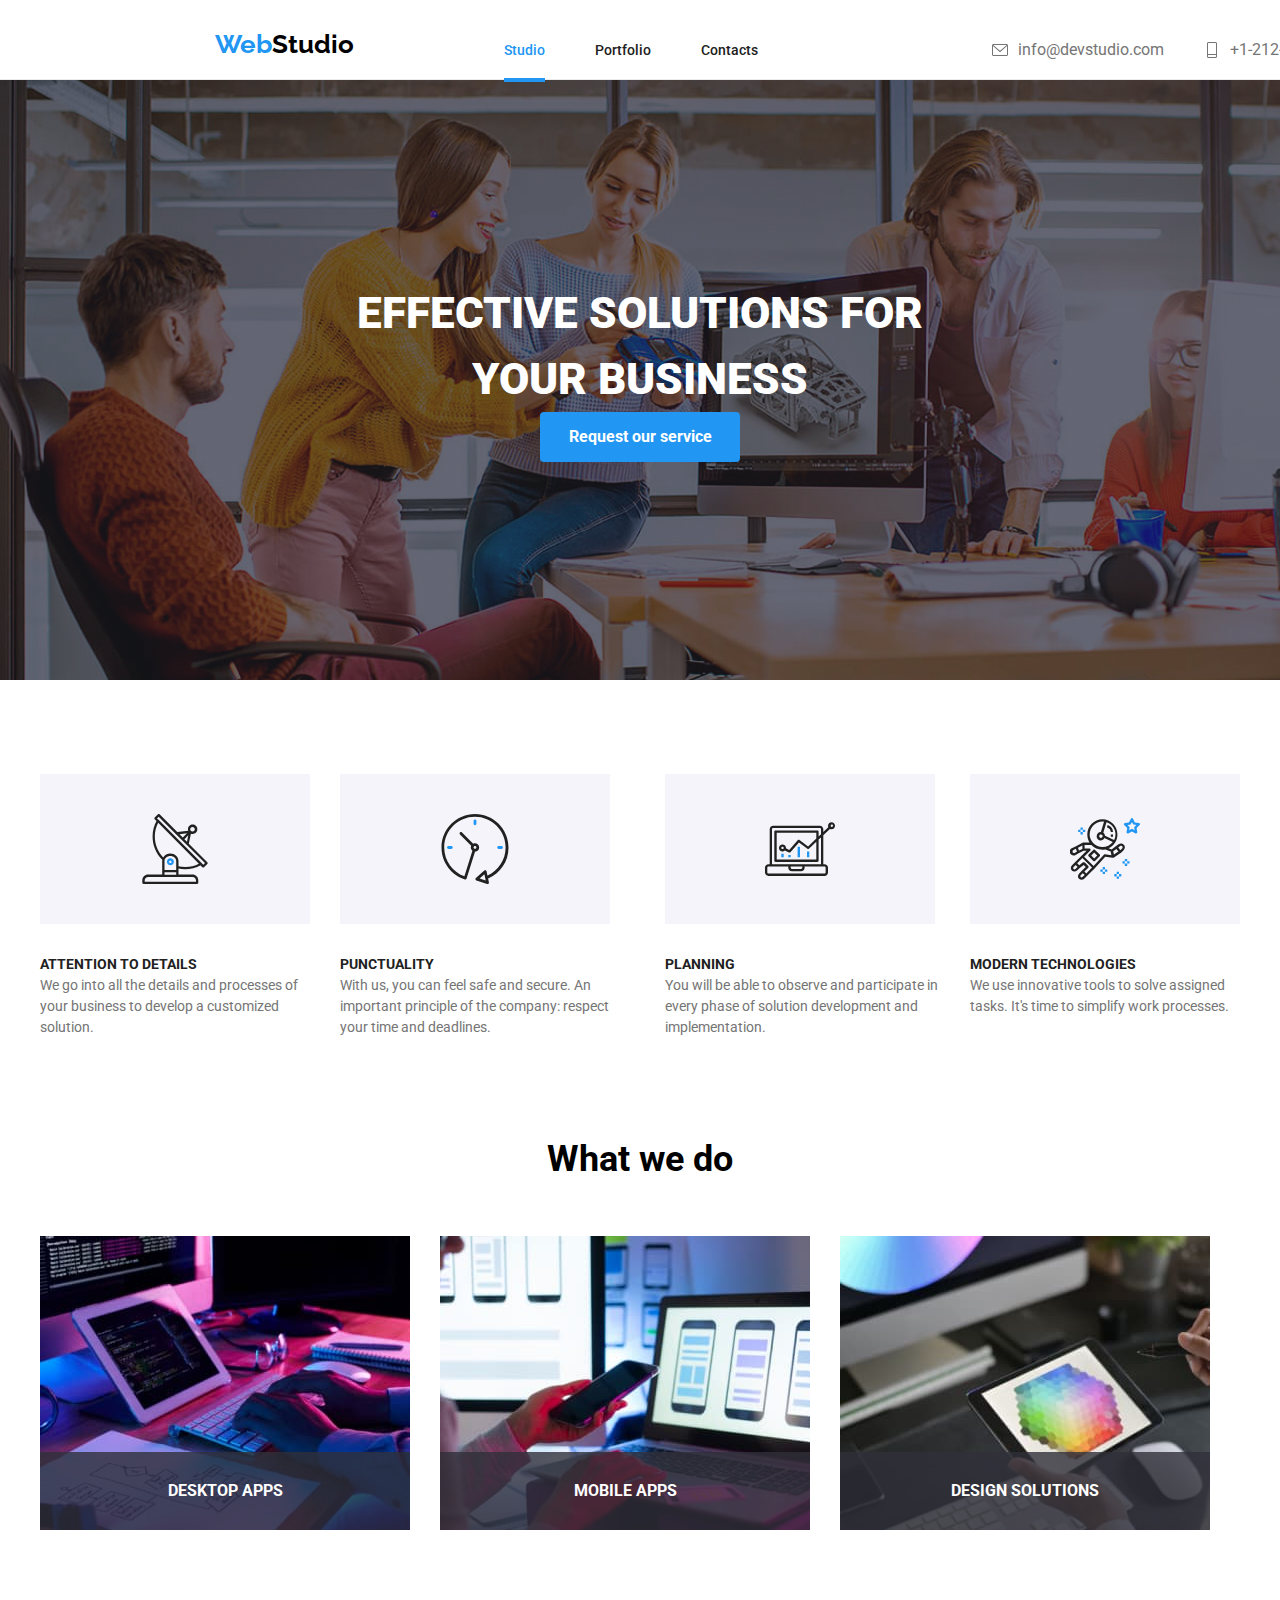
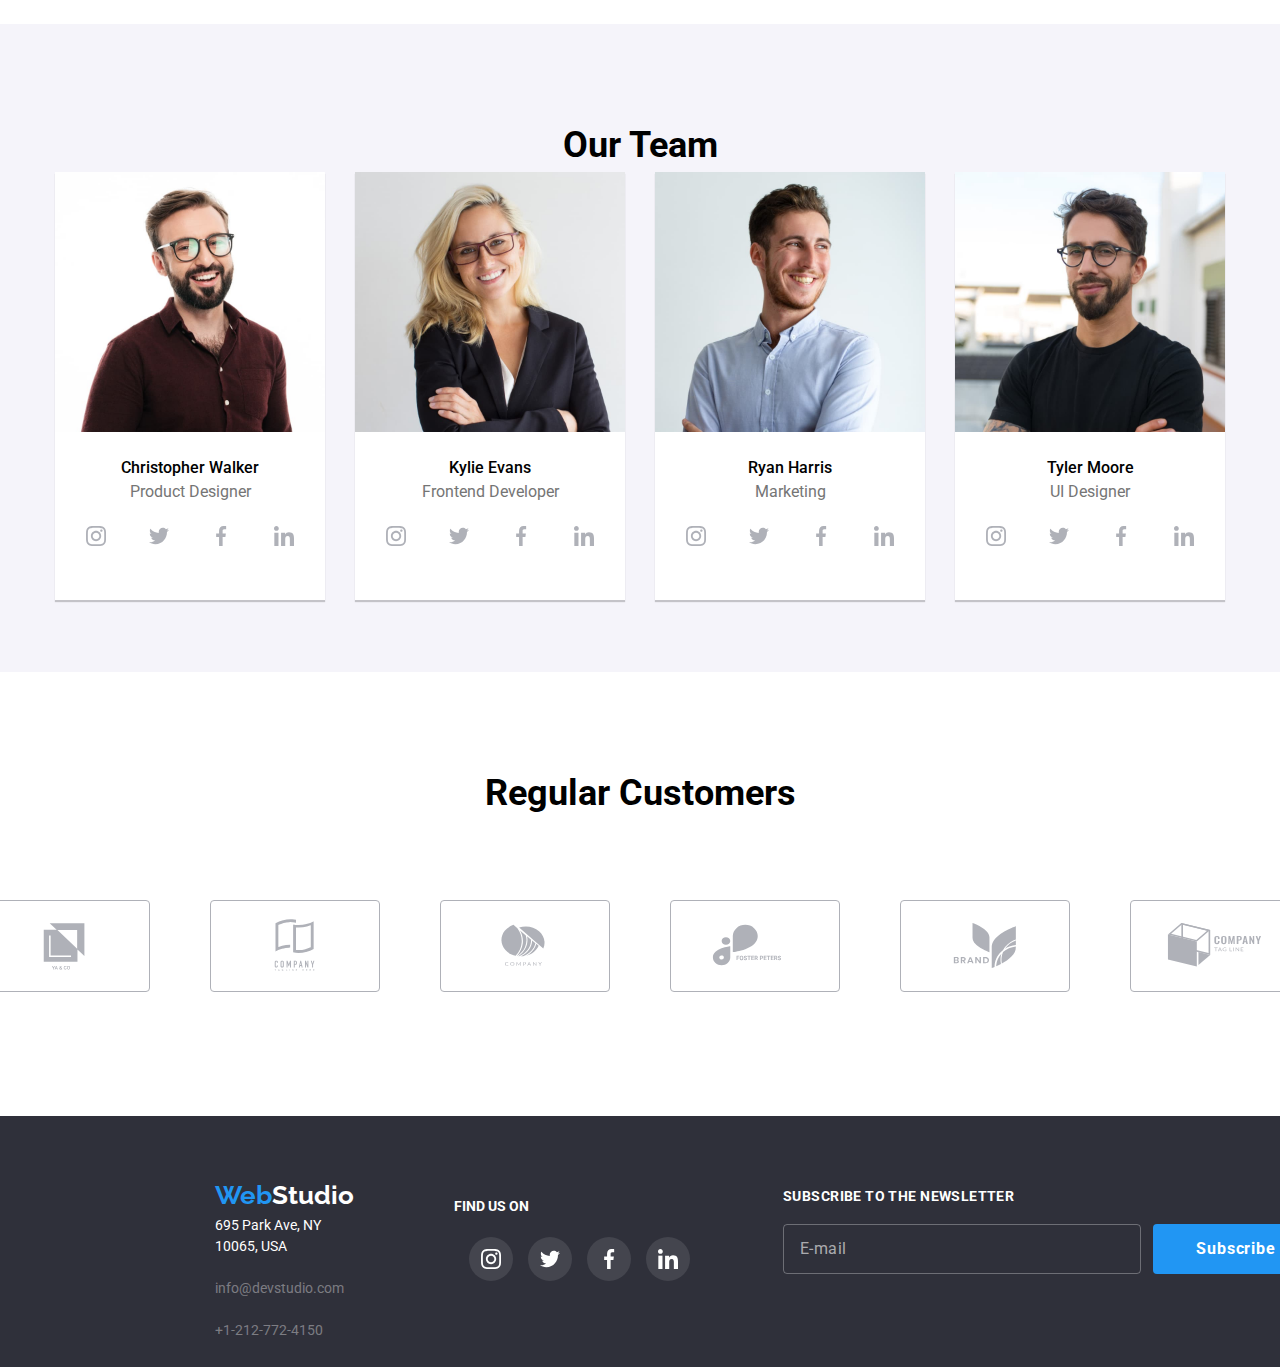
<file: index.html>
<!DOCTYPE html>
<html lang="en">
<head>
    <meta charset="UTF-8">
    <meta name="viewport" content="width=device-width, initial-scale=1.0">
    <title>WebStudio</title>
    <link rel="preconnect" href="https://fonts.googleapis.com">
    <link rel="preconnect" href="https://fonts.gstatic.com" crossorigin>
    <link href="https://fonts.googleapis.com/css2?family=Raleway:wght@700&family=Roboto:wght@400;500;700;900&display=swap" rel="stylesheet">
    <link rel="stylesheet" href="https://cdnjs.cloudflare.com/ajax/libs/modern-normalize/1.0.0/modern-normalize.min.css"/>
    <link rel="stylesheet" href="css/reset.css">
    <link rel="stylesheet" href="css/styles.css">
</head>
<body>
        <!-- Header section -->
    <header class="global-header">
        <a href="index.html" class="logo-header"><span class="logo-web">Web</span><span class="logo-studio">Studio</span></a>

    <div class="nav-container">
        <nav class="main-navigation">
        <ul>
            <li><a href="index.html" class="current-page">Studio</a></li>
            <li><a href="portfolio.html">Portfolio</a></li>
            <li><a href="#">Contacts</a></li>
        </ul>
        </nav>
    
     <div class="contact-container">
        <div class="contact-mail">
        <svg class="icon" width="16px" height="16px">
            <use href="./images/icons.svg#icon-mail"></use>
        </svg>
        <a href="mailto:info@devstudio.com">info@devstudio.com</a>
        </div>

        <div class="contact-telephone">
        <svg class="icon" width="16px" height="16px">
            <use href="./images/icons.svg#icon-telephone"></use>
        </svg>
        <a href="tel:+1-212-772-4150">+1-212-772-4150</a>
        </div>
        
     </div>
    </div>
    </header>

    <!-- Main section -->
    <main>
        <section>
            <div class="first-section">
                <h1>EFFECTIVE SOLUTIONS FOR <br>
                    YOUR BUSINESS</h1>
                    <div class="btn-horizontal">
                        <button type="button" data-modal-open>Request our service</button>
                    </div>
                
            </div>
        </section>

        <!-- What we do section -->
       <section>
        <div class="second-section">
           <ul class="center-container">
            
            <li>
                <div class="icons">
                    <svg width="70px">
                <use href="./images/icons.svg#icon-antenna"></use>
            </svg>

                </div>
                <h3>ATTENTION TO DETAILS</h3>
                <p>We go into all the details and processes of your business to develop a customized solution.</p>
            </li>

           
            <li>
                <div class="icons">
                    <svg width="70px">
                <use href="./images/icons.svg#icon-clock"></use>
            </svg>
                </div>
                <h3>PUNCTUALITY</h3>
                <p>With us, you can feel safe and secure. An important principle of the company: respect your time and deadlines.</p>
            </li>

          
            <li>
                <div class="icons">
                <svg width="70px">
                <use href="./images/icons.svg#icon-diagram"></use>
            </svg>
            </div>

                <h3>PLANNING</h3>
                <p>You will be able to observe and participate in every phase of solution development and implementation.</p>
            </li>

            
            <li>
                <div class="icons">
                <svg width="70px">
                <use href="./images/icons.svg#icon-astronaut"></use>
            </svg>
            </div>

                <h3>MODERN TECHNOLOGIES</h3>
                <p>We use innovative tools to solve assigned tasks. It's time to simplify work processes.</p>
            </li>
            </ul>
        </div>
        
        <div class="what-we-do-container">
            <h2>What we do</h2>
                <ul>
                    <li><div class="what-we-do-images">
                       
                            <img src="images/keyboard.jpg" alt="Typing on keyboard" width="370" height="294"> 
                            <h4 class="label">DESKTOP APPS</h4>

                        </div>
                        
                    </li>
                    <li><div class="what-we-do-images">

                            <img src="images/phone.jpg" alt="Looking at a phone" width="370" height="294">
                            <h4 class="label">MOBILE APPS</h4>
                        </div>

                    </li>
                    <li><div class="what-we-do-images">
                            <img src="images/tablet.jpg" alt="Looking at a tablet" width="370" height="294">
                            <h4 class="label">DESIGN SOLUTIONS</h4>
                        </div>

                    </li>
                </ul>
        </div>
        </section>

        <!-- Our team section -->
        <section>
        <div class="third-section">
            <h2>Our Team</h2>
            <ul>
                <li>
                <img src="images/teamcard1.jpg" alt="Team 1" width="270" height="260"><br>
                <h3>Christopher Walker</h3>
                <p>Product Designer</p>

                    <div class="third-section-svg">
                        <a href="" target="_blank"><svg width="20px" height="20px">
                            <use href="./images/icons.svg#icon-icon-instagram"></use>
                        </svg></a>
                                
                        <a href="" target="_blank"><svg width="20px" height="20px">
                            <use href="./images/icons.svg#icon-icon-twitter"></use>
                        </svg></a>

                        <a href="" target="_blank"><svg width="20px" height="20px">
                            <use href="./images/icons.svg#icon-icon-facebook"></use>
                        </svg></a>

                        <a href="" target="_blank"><svg width="20px" height="20px">
                            <use href="./images/icons.svg#icon-icon-linkedin"></use>
                        </svg></a>
                
                    </div>
                </li>

                
                <li>
                <img src="images/teamcard2.jpg" alt="Team 2" width="270" height="260"><br>
                <h3>Kylie Evans</h3>
                <p>Frontend Developer</p>
                    <div class="third-section-svg">
                        <a href="" target="_blank"><svg width="20px" height="20px">
                            <use href="./images/icons.svg#icon-icon-instagram"></use>
                        </svg></a>
                        <a href="" target="_blank"><svg width="20px" height="20px">
                            <use href="./images/icons.svg#icon-icon-twitter"></use>
                        </svg></a>
                        <a href="" target="_blank"><svg width="20px" height="20px">
                            <use href="./images/icons.svg#icon-icon-facebook"></use>
                        </svg></a>
                        <a href="" target="_blank"><svg width="20px" height="20px">
                            <use href="./images/icons.svg#icon-icon-linkedin"></use>
                        </svg></a>
                    </div>
                </li>

        
                <li>
                <img src="images/teamcard3.jpg" alt="Team 3" width="270" height="260"><br>
                <h3>Ryan Harris</h3>
                <p>Marketing</p>

                    <div class="third-section-svg">
                        <a href="" target="_blank"><svg width="20px" height="20px">
                            <use href="./images/icons.svg#icon-icon-instagram"></use>
                        </svg></a>
                        <a href="" target="_blank"><svg width="20px" height="20px">
                            <use href="./images/icons.svg#icon-icon-twitter"></use>
                        </svg></a>
                        <a href="" target="_blank"><svg width="20px" height="20px">
                            <use href="./images/icons.svg#icon-icon-facebook"></use>
                        </svg></a>
                        <a href="" target="_blank"><svg width="20px" height="20px">
                            <use href="./images/icons.svg#icon-icon-linkedin"></use>
                        </svg></a>
                    </div>
                </li>
            
        
                <li>
                <img src="images/teamcard4.jpg" alt="Team 4" width="270" height="260"><br>
                <h3>Tyler Moore</h3>
                <p>UI Designer</p>

                    <div class="third-section-svg">
                        <a href="" target="_blank"><svg width="20px" height="20px">
                            <use href="./images/icons.svg#icon-icon-instagram"></use>
                        </svg></a>
                        <a href="" target="_blank"><svg width="20px" height="20px">
                            <use href="./images/icons.svg#icon-icon-twitter"></use>
                        </svg></a>
                        <a href="" target="_blank"><svg width="20px" height="20px">
                            <use href="./images/icons.svg#icon-icon-facebook"></use>
                        </svg></a>
                        <a href="" target="_blank"><svg width="20px" height="20px">
                            <use href="./images/icons.svg#icon-icon-linkedin"></use>
                        </svg></a>
                    </div>
                </li>
            </ul>
        </div>
        </section>
        <!-- Regular Customers Section -->
        <div class="regular-customers">
            <h2>Regular Customers</h2>
            <ul>
                <li>
                    <div class="customers-border">
                    <svg height="60px" width="106px" class="icon">
                    <use href="./images/icons.svg#icon-iconcustomer"></use>
                </svg>
                    </div>
                </li>

                <li>
                    <div class="customers-border">
                    <svg height="60px" width="106px" class="icon">
                    <use href="./images/icons.svg#icon-icon2customer"></use>
                </svg>
                    </div>
                </li>

                <li>
                    <div class="customers-border">
                    <svg height="60px" width="106px" class="icon"> 
                    <use href="./images/icons.svg#icon-icon3customer"></use>
                </svg></div>
                </li>

                <li>
                    <div class="customers-border">
                    <svg height="60px" width="106px" class="icon">
                    <use href="./images/icons.svg#icon-icon4customer"></use>
                </svg>
                    </div>
                </li>
                
                <li>
                    <div class="customers-border">
                    <svg height="60px" width="106px" class="icon">
                    <use href="./images/icons.svg#icon-icon5customer"></use>
                </svg>
                    </div>
                </li>

                <li>
                    <div class="customers-border">
                    <svg height="60px" width="106px" class="icon">
                    <use href="./images/icons.svg#icon-icon6customer"></use>
                </svg>
                    </div>
                </li>


            </ul>
        </div>
    </main>
        <!-- Footer section -->
    <footer>
        <div class="footer-parent-container">
        <div class="footer-child-container">
            <div class="footer-logo">
            <a href="index.html"><span class="logo-web">Web</span><span class="logo-studio-footer">Studio</span></a>
            </div>
            <address class="footer-contact">
            <p>695 Park Ave, NY 10065, USA <br>
                <br>
            <a href="mailto:info@devstudio.com">info@devstudio.com</a><br>
            <br>
            <a href="tel:+1-212-772-4150">+1-212-772-4150</a>
            </p>
            </address>
        </div>    

        <div class="footer-child-container">
            <h4>FIND US ON</h4>
            <ul>
                <li>
                    <svg width="20px" height="20px">
                        <use href="./images/icons.svg#icon-instagram-footer"> </use>
                    </svg>
                </li>
                <li>
                    <svg width="20px" height="20px"> 
                        <use href="./images/icons.svg#icon-twitter-footer"> </use>
                    </svg>
                </li>
                <li>
                    <svg width="20px" height="20px">
                        <use href="./images/icons.svg#icon-facebook-footer"> </use>
                    </svg>
                </li>
                <li>
                    <svg width="20px" height="20px">
                        <use href="./images/icons.svg#icon-linkedin-footer"> </use>
                    </svg>
                </li>
            </ul>
      
        </div>
            <div class="newsletter">
            <h4>Subscribe to the newsletter</h4>
            <span class="footer-newsletter">
            <label for="email"></label>
            <input type="email" name="email" id="email" placeholder="E-mail" class="footer-input-placeholder">
            <button type="submit" class="newsletter-btn">Subscribe
            <svg width="24px" height="24px" class="send-svg"><use href="./images/icons.svg#icon-send"></use></svg>
            </button>
            </span>
            </div>
        </div>
    </footer>

    <!-- Request our service Modal -->
        <div class="modal is-hidden" data-modal>
            <div class="modal-content">
                
                <svg class="close-btn" data-modal-close>
                    <use href="./images/icons.svg#icon-form-close-btn"></use>
                </svg>
                <div class="form-title">Leave your information and we'll call you back</div>

                <form action="" method="get" autocomplete="off" class="contact-form">

                    <div class="form-section">
                        <label for="name" class="form-label">Name</label>
                        <div class="input-container">
                            <input type="text" id="name" required class="textfield">
                            <svg><use href="./images/icons.svg#icon-name-form"></use></svg>
                        </div>
                    

                    
                        <label for="tel" class="form-label">Telephone</label>
                        <div class="input-container">
                            <input type="tel" id="tel" required class="textfield">
                            <svg><use href="./images/icons.svg#icon-phone-form"></use></svg>
                        </div>
                    
                    
                    
                        <label for="email" class="form-label">E-mail</label>
                        <div class="input-container">
                            <input type="email" id="email" required pattern="[a-z0-9._%+\-]+@[a-z0-9.\-]+\.[a-z]{2,}$" class="textfield">
                            <svg><use href="./images/icons.svg#icon-mail-form"></use></svg>
                        </div>
                    

                        <div class="input-container">
                            <label for="comments" class="form-label">Comments</label>
                            <textarea name="comments" id="" cols="30" rows="10" placeholder="Enter the text"></textarea>
                        </div>
                    </div>
                    <div class="input-container terms-and-conditions-container">
                        <label class="terms-and-conditions-label" for="terms-and-conditions-check">
                        <input type="checkbox" name="terms-and-conditions-check" id="terms-and-conditions-check" value="Checked" class="terms-and-conditions-check">
                            
                            <!-- <svg class="icon-checkbox">
                                <use href="./images/icons.svg#icon-checkbox"></use>                              
                            </svg>
                             -->
                           
                            


                            <span>I agree with the letter and accept the 
                                <a href="#">Terms and Conditions</a>
                            </span>
                        </label>
                    
                    </div>
                        <div class="send-form-btn">
                        <input type="submit" value="Send" class="form-send-btn">
                        </div>
                </form>
            </div>
        </div>
    
    

        <script src="js/modal.js"></script>
</body>
</html>
</file>
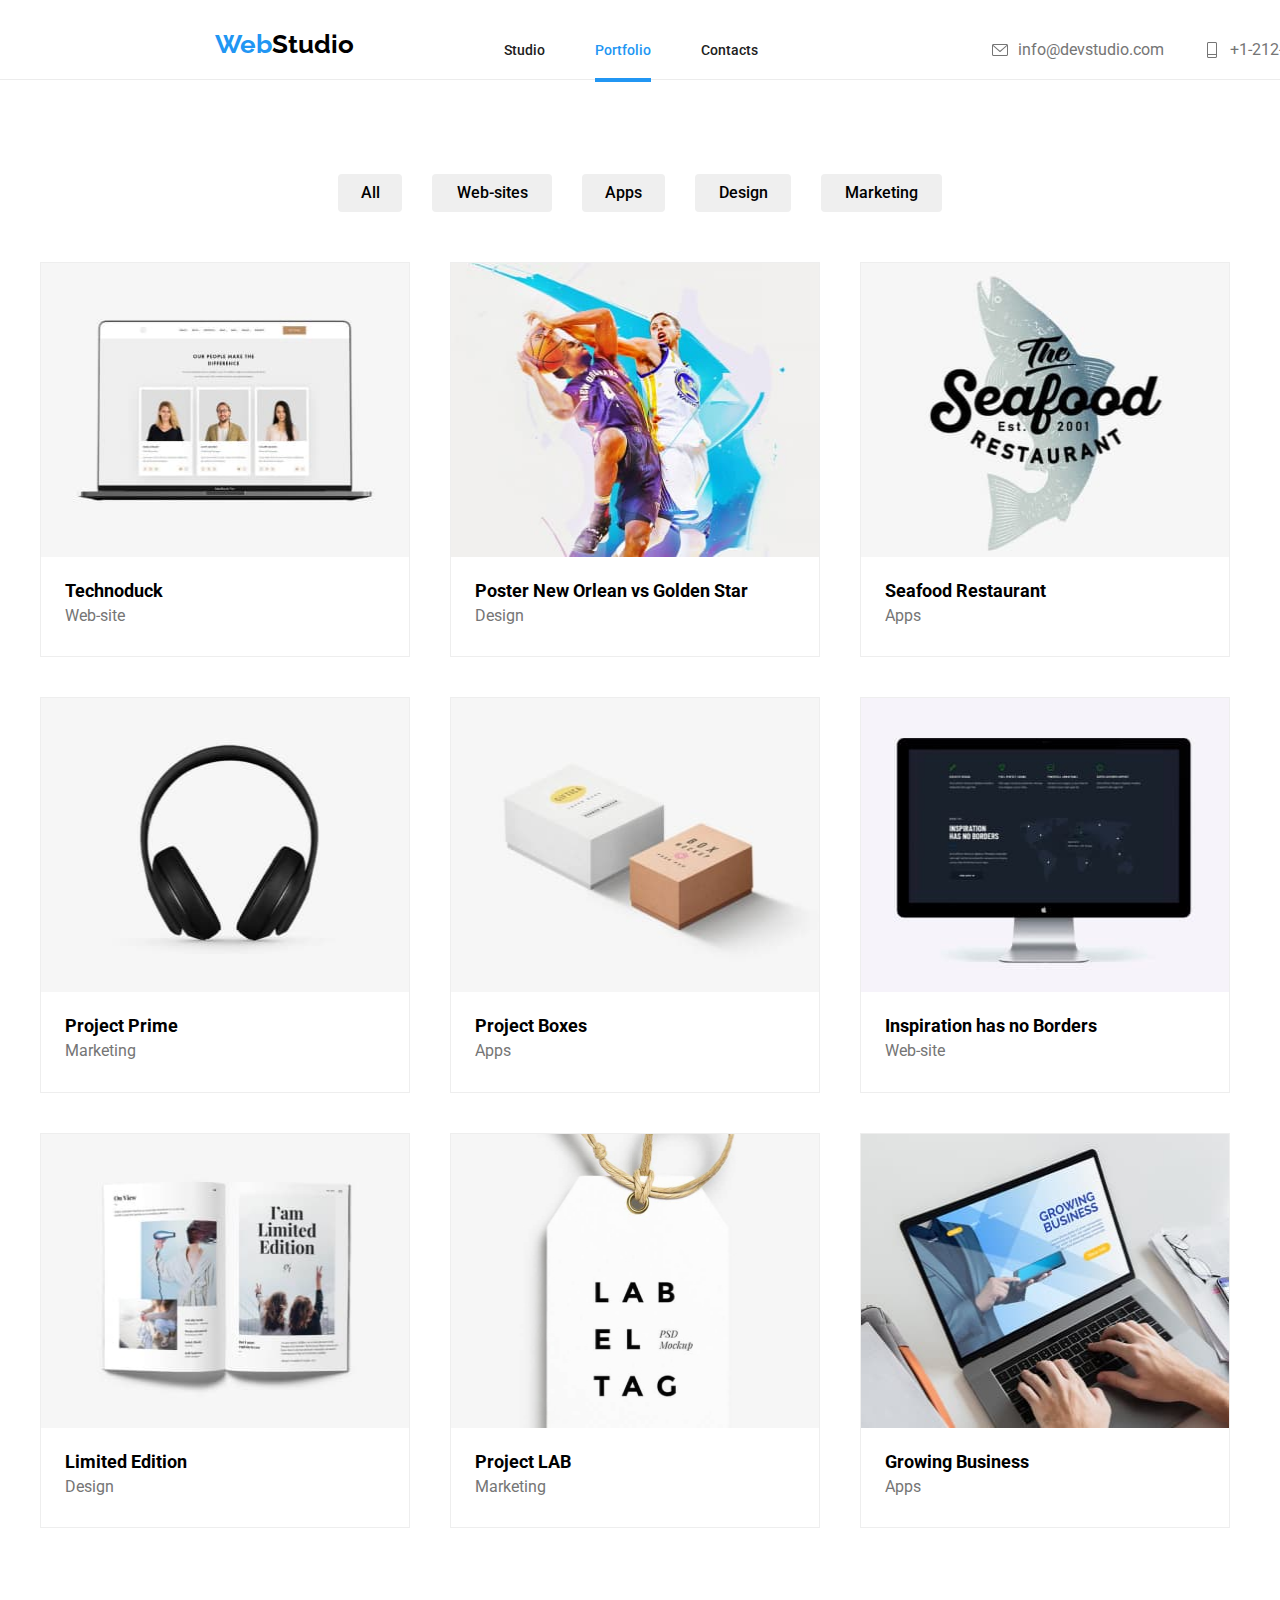
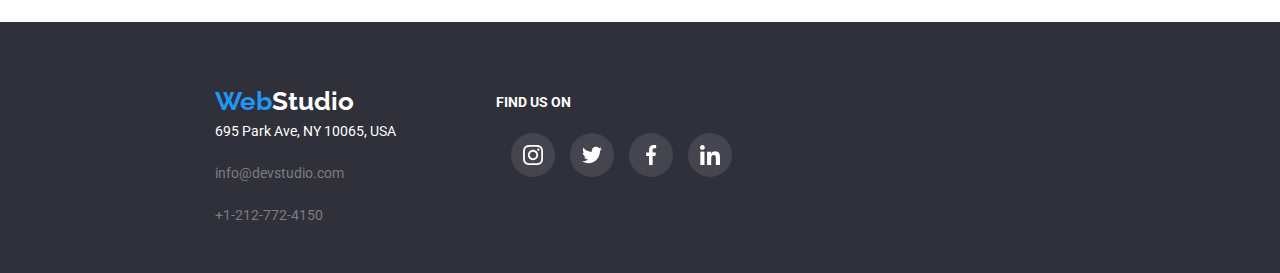
<file: portfolio.html>
<!DOCTYPE html>
<html lang="en">
<head>
    <meta charset="UTF-8">
    <meta name="viewport" content="width=device-width, initial-scale=1.0">
    <title>Portfolio</title>
    <link rel="preconnect" href="https://fonts.googleapis.com">
    <link rel="preconnect" href="https://fonts.gstatic.com" crossorigin>
    <link href="https://fonts.googleapis.com/css2?family=Raleway:wght@700&family=Roboto:wght@400;500;700;900&display=swap" rel="stylesheet">
    <link rel="stylesheet" href="https://cdnjs.cloudflare.com/ajax/libs/modern-normalize/1.0.0/modern-normalize.min.css"/>
    <link rel="stylesheet" href="css/reset.css">
    <link rel="stylesheet" href="css/styles.css">
</head>
<body>
    <!-- Header section -->

    <header class="global-header">
        <a href="index.html" class="logo-header"><span class="logo-web">Web</span><span class="logo-studio">Studio</span></a>

    <div class="nav-container">
        <nav class="main-navigation">
        <ul>
            <li><a href="index.html">Studio</a></li>
            <li><a href="portfolio.html" class="current-page">Portfolio</a></li>
            <li><a href="#">Contacts</a></li>
        </ul>
        </nav>
    
     <div class="contact-container">
        <div class="contact-mail">
        <svg class="icon" width="16px">
            <use href="./images/icons.svg#icon-mail"></use>
        </svg>
        <a href="mailto:info@devstudio.com">info@devstudio.com</a>
        </div>

        <div class="contact-telephone">
        <svg class="icon" width="16px">
            <use href="./images/icons.svg#icon-telephone"></use>
        </svg>
        <a href="tel:+1-212-772-4150">+1-212-772-4150</a>
        </div>
        
     </div>
    </div>
    </header>


    <!-- Main section -->
    <main>
        <section>
            <div class="button-filter">
                <ul>
                    <li class="all-btn"><button type="button">All</button></li>
                    <li class="web-btn"><button type="button">Web-sites</button></li>
                    <li class="apps-btn"><button type="button">Apps</button></li>
                    <li class="design-btn"><button type="button">Design</button></li>
                    <li class="marketing-btn"><button type="button">Marketing</button></li>
                </ul>
            </div>
            <div class="portfolio-images">
                <ul>
                    <li>
                     <div class="portfolio-images-box">
                            <div class="overlay">
                                <p class="overlay-text">Technoduck is a state-of-the-art coronavirus distribution platform. Companies use this platform for digital espionage and attacks on competitors' secure servers.</p>
                            </div>
                                <img src="images/laptop.jpg" alt="laptop image" width="370" height="294">
                    </div>
                                <h3 class="poster-title">Technoduck</h3>
                                <p class="poster-description">Web-site</p>
                                
                            
                            
                    

                    </li>
                    
                    <li>
                        <div class="portfolio-images-box">
                            <div class="overlay">
                                <p class="overlay-text">Lorem ipsum dolor sit, amet consectetur adipisicing elit. Nihil fugit quas, nisi hic illum distinctio laborum officiis architecto aut magnam praesentium omnis? Optio quas, ducimus deleniti ab laudantium distinctio? Qui.</p>
                            </div>
                                <img src="images/basketball.jpg" alt="basketball poster" width="370" height="294">
                        </div>
                                <h3 class="poster-title">Poster New Orlean vs Golden Star</h3>
                                <p class="poster-description">Design</p>
                    </li>


                    <li>
                        <div class="portfolio-images-box">
                            <div class="overlay">
                                <p class="overlay-text">Lorem ipsum dolor sit, amet consectetur adipisicing elit. Nihil fugit quas, nisi hic illum distinctio laborum officiis architecto aut magnam praesentium omnis? Optio quas, ducimus deleniti ab laudantium distinctio? Qui.</p>
                            </div>
                                <img src="images/seafoodrestaurant.jpg" alt="restaurant" width="370" height="294">
                        </div>
                                <h3 class="poster-title">Seafood Restaurant</h3>
                                <p class="poster-description">Apps</p>
                    </li>
            
                    <li>
                        <div class="portfolio-images-box">
                            <div class="overlay">
                                <p class="overlay-text">Lorem ipsum dolor sit, amet consectetur adipisicing elit. Nihil fugit quas, nisi hic illum distinctio laborum officiis architecto aut magnam praesentium omnis? Optio quas, ducimus deleniti ab laudantium distinctio? Qui.</p>
                            </div>
                                <img src="images/headset.jpg" alt="headset" width="370" height="294">
                        </div>
                                <h3 class="poster-title">Project Prime</h3>
                                <p class="poster-description">Marketing</p>
                    </li>

                    <li>
                        <div class="portfolio-images-box">
                             <div class="overlay">
                                <p class="overlay-text">Lorem ipsum dolor sit, amet consectetur adipisicing elit. Nihil fugit quas, nisi hic illum distinctio laborum officiis architecto aut magnam praesentium omnis? Optio quas, ducimus deleniti ab laudantium distinctio? Qui.</p>
                            </div>

                                <img src="images/boxes.jpg" alt="boxes" width="370" height="294">
                        </div>
                                <h3 class="poster-title">Project Boxes</h3>
                                <p class="poster-description">Apps</p>
                    </li>

                    <li>
                        <div class="portfolio-images-box">
                            <div class="overlay">
                                <p class="overlay-text">Lorem ipsum dolor sit, amet consectetur adipisicing elit. Nihil fugit quas, nisi hic illum distinctio laborum officiis architecto aut magnam praesentium omnis? Optio quas, ducimus deleniti ab laudantium distinctio? Qui.</p>
                            </div>
                        
                        
                                <img src="images/monitor.jpg" alt="monitor" width="370" height="294">
                        </div>
                                <h3 class="poster-title">Inspiration has no Borders </h3>
                                <p class="poster-description">Web-site</p>
                    </li>
            
                    <li>
                        <div class="portfolio-images-box">
                            <div class="overlay">
                                <p class="overlay-text">Lorem ipsum dolor sit, amet consectetur adipisicing elit. Nihil fugit quas, nisi hic illum distinctio laborum officiis architecto aut magnam praesentium omnis? Optio quas, ducimus deleniti ab laudantium distinctio? Qui.</p>
                            </div>
                        
                        
                                <img src="images/book.jpg" alt="book" width="370" height="294">
                        </div>
                                <h3 class="poster-title">Limited Edition</h3>
                                <p class="poster-description">Design</p>
                    </li>

                    <li>
                        <div class="portfolio-images-box">
                            <div class="overlay">
                                <p class="overlay-text">Lorem ipsum dolor sit, amet consectetur adipisicing elit. Nihil fugit quas, nisi hic illum distinctio laborum officiis architecto aut magnam praesentium omnis? Optio quas, ducimus deleniti ab laudantium distinctio? Qui.</p>
                            </div>
                        
                        
                                <img src="images/label.jpg" alt="label tag" width="370" height="294">
                        </div>
                                <h3 class="poster-title">Project LAB</h3>
                                <p class="poster-description">Marketing</p>
                    </li>

                    <li>
                        <div class="portfolio-images-box">
                            <div class="overlay">
                                <p class="overlay-text">Lorem ipsum dolor sit, amet consectetur adipisicing elit. Nihil fugit quas, nisi hic illum distinctio laborum officiis architecto aut magnam praesentium omnis? Optio quas, ducimus deleniti ab laudantium distinctio? Qui.</p>
                            </div>
                        
                        
                                <img src="images/business.jpg" alt="business" width="370" height="294">
                        </div>
                                <h3 class="poster-title">Growing Business</h3>
                                <p class="poster-description">Apps</p>
                    </li>
                </ul>
            </div>
        </section>


    </main>

        <!-- Footer section -->
    <footer>
        <div class="footer-parent-container">
            <div class="footer-child-container">
        <div class="footer-logo">
        <a href="index.html"><span class="logo-web">Web</span><span class="logo-studio-footer">Studio</span></a>
        </div>
        <address class="footer-contact">
            <p>695 Park Ave, NY 10065, USA <br>
            <br>
            <a href="mailto:info@devstudio.com">info@devstudio.com</a><br>
            <br>
            <a href="tel:+1-212-772-4150">+1-212-772-4150</a>
            </p>
        
        </address>
        </div>

        <div class="footer-child-container">
            <h4>FIND US ON</h4>
            <ul>
                <li>
                    <svg width="20px" height="20px">
                        <use href="./images/icons.svg#icon-instagram-footer"> </use>
                    </svg>
                </li>
                <li>
                    <svg width="20px" height="20px"> 
                        <use href="./images/icons.svg#icon-twitter-footer"> </use>
                    </svg>
                </li>
                <li>
                    <svg width="20px" height="20px">
                        <use href="./images/icons.svg#icon-facebook-footer"> </use>
                    </svg>
                </li>
                <li>
                    <svg width="20px" height="20px">
                        <use href="./images/icons.svg#icon-linkedin-footer"> </use>
                    </svg>
                </li>
            </ul>
                
        </div>
        </div>


    </footer>
    
</body>
</html>
</file>
<file: css/styles.css>
:root {
    --text-color: #212121;
    --link-color: #757575;
    --font-family: Roboto, sans-serif;
    --font-family-logo:Raleway, sans-serif;
    --icon-color: #2196F3;
    --transition: 250ms cubic-bezier(0.4, 0, 0.2, 1);
}


/* Header section */


.global-header{
    display: flex;
    width: 100%;
    border-bottom: 1px solid #ECECEC;
    height: 80px;
}
.global-header .main-navigation{
    display: flex;
    flex-direction: row;
    margin-left: 150px;

}

.global-header .main-navigation ul{
    display: flex;
    gap: 50px;

}

.nav-container{
    display: flex;
    width: 80%;
    align-items: center;
    justify-content: space-between;
    margin-top: 20px;
}
.nav-container a{
    transition: color var(--transition);
}


.contact-container{
    display: flex;
    width: 50%;
    min-width: 100%;
    align-items: center;
    justify-content: center;
    padding-right: 100px;
    
}
.contact-mail:hover .icon{
    fill: var(--icon-color);
    
}
.contact-mail{
    display: flex;
    justify-content: space-evenly;
    align-items: center;
    gap: 10px;
    height: 20px;
    fill: #757575;
}
.contact-mail .icon{
    transition: fill var(--transition);
}
.contact-telephone:hover .icon{
    fill: var(--icon-color);
    
    
}
.contact-telephone{
    display: flex;
    justify-content: space-evenly;
    align-items: center;
    margin-left: 40px;
    gap: 10px;
    height: 20px;
    fill: #757575;
}
.contact-telephone .icon{
    transition: fill var(--transition);
}





.logo-header{
    display: flex;
    align-items: center;
    margin-left: 215px;
    padding-top: 20px;
    margin-bottom: 10px;
}
.logo-web{
    color: #2196F3;
    font-family: var(--font-family-logo);
    font-weight: 700;
    font-size: 26px;
    
}
.logo-studio{
    color: #000000;
    font-family: var(--font-family-logo);
    font-weight: 700;
    font-size: 26px;
    
}
.current-page{
    color: #2196F3;
    border-bottom: 4px solid var(--icon-color);
    padding-bottom: 20px;
}


header a:hover{
    color: #2196F3;
}
header a {
    text-decoration: none;
    color: var(--link-color);
}

nav a{
     color: var(--text-color);
    text-decoration: none;
    font-family: var(--font-family);
    font-weight: 500;
    font-size: 14px;
}
nav a:hover{
    color: #2196F3;
}


    


/* Main section */
body{
    font-family: Roboto, sans-serif;
    
}

.first-section{
    background-color: #2F303A;
    width: 100%;
    height: 600px;
    background-image: linear-gradient(rgba(47, 48, 58, 0.4), rgba(47, 48, 58, 0.4)), url(../images/background.jpg);
    background-repeat: no-repeat;
    background-size: cover;

}
.first-section h1{
    padding-top: 200px;
}
.btn-horizontal button:hover{
    background-color: #FFFFFF;
    color: #2196F3;
    box-shadow: 0px 4px 4px 0px rgba(0, 0, 0, 0.15);
}
.btn-horizontal{
    display: flex;
    justify-content: center;
    
     
}

.btn-horizontal button{
    border-radius: 4px;
    transition: background-color var(--transition);
}
.first-section button{
    border: none;
    cursor: pointer;
    font-family: var(--font-family);
    font-weight: 700;
    font-size: 16px;
    color: #FFFFFF;
    background-color: #2196F3;
    width: 200px;
    height: 50px;

}

h1{
    font-family: var(--font-family);
    font-weight: 900;
    font-size: 44px;
    text-align: center;
    color: #FFFFFF;
    margin-top: 0%;
}

.second-section h3{
    font-family: var(--font-family);
    font-weight: 700;
    font-size: 14px;
    color: #212121;
    
}
.second-section p{
    font-family: var(--font-family);
    font-size: 14px;
    font-weight: 400;
    color: #757575;
}

.second-section{
    margin: auto;
    padding-top: 94px;
    
}

.icons{
    display: flex;
    width: 270px;
    background-color: #F5F4FA;
    justify-content: center;
}
   

.second-section .center-container{
    display: flex;
    width: 1200px;
    gap: 30px;
    margin: auto;
    justify-content: center;
}
.second-section .center-container h3{
    margin-top: 30px;
}



.what-we-do-container{
    width: 1200px;
    margin: auto;
    margin-top: 94px;

}
.what-we-do-container ul{
    display: flex;
    margin-top: 50px;
    gap: 30px;
}
.what-we-do-images{
    position: relative;
    
    
}

.label{
    position: absolute;
    bottom: 0;
    left: 0;
    right: 0;
    color: #FFFFFF;
    background-color: rgba(47, 48, 58, 0.8);
    padding-top: 27px;
    padding-bottom: 27px;
    display: flex;
    justify-content: center;

    
    
}



h2{
    font-family: var(--font-family);
    font-size: 36px;
    font-weight: 700;
    text-align: center;
}

.third-section h2{
    padding-top: 94px;

}
.third-section{
    background-color: #F5F4FA;
    margin: auto;
    width: 100%;
    height: 648px;
    margin-top: 94px;
    
}

.third-section ul{
    display: flex;
    justify-content: center;
    gap: 30px;
    
}

.third-section ul li{
    box-shadow: 0px 2px 1px 0px #00000033;
    background: #FFFFFF; 
    height: 428px;

}




.third-section h3{
    font-family: var(--font-family);
    font-weight: 500;
    font-size: 16px;
    text-align: center;
}
.third-section p{
    font-family: var(--font-family);
    font-weight: 400;
    font-size: 16px;
    color: #757575;
    text-align: center;
}

.third-section-svg{
    display: flex;
    justify-content: space-evenly;
    align-items: center;
    

}

.third-section-svg a{
    display: flex;
    align-items: center;
    padding: 12px;
    cursor: pointer;
    margin-top: 10px;
    fill: #AFB1B8;
    border-radius: 50%;
    transition: background-color var(--transition), color var(--transition);


}
.third-section-svg a:hover{
    background-color: var(--icon-color);
    border-radius: 50%;
    fill: #FFFFFF;
    
}





.regular-customers{
    width: 1200px;
    margin: auto;
    padding-top: 94px;
    padding-bottom: 94px;
}

.regular-customers ul{
    display: flex;
    justify-content: center;
    padding-top: 50px;

}
.regular-customers li{
    display: flex;
    margin: 30px; 
     
}

.customers-border{
    display: flex;
    justify-content: center;
    align-items: center;
    width: 170px;
    height: 92px;
    border: 1px solid #AFB1B8;
    border-radius: 4px;  
    fill: #AFB1B8;
    cursor: pointer;
    transition: border var(--transition);
    
}
.customers-border .icon{
    transition: fill var(--transition);
}
.customers-border:hover{
    fill: var(--icon-color);
    border-color: var(--icon-color);
}






/* PORTFOLIO BUTTONS */

.button-filter ul li button{
    border: none;
    font-family: var(--font-family);
    font-weight: 500;
    font-size: 16px;
    cursor: pointer;
    border-radius: 4px;
    height: 38px;
    transition: background-color var(--transition), color var(--transition);
    
}
.button-filter ul li button:active{
    color: #FFFFFF;
}
.button-filter ul li button:hover{
    background-color: #2196F3;
    color: #FFFFFF;
    box-shadow: 0px 1px 2px 0px #00000014;



}
.button-filter ul li button:focus{
    background-color: #2196F3;
    color: #FFFFFF;
}
ul{
    list-style-type: none
}

.button-filter ul{
    display: flex;
    justify-content: center;
    gap: 30px;
    margin-top: 94px;

}


.all-btn button{
    width: 64px;
}
.web-btn button{
    width: 120px;
}
.apps-btn button{
    width: 83px;
}
.design-btn button{
    width: 96px;
}
.marketing-btn button{
    width: 121px;
}

.portfolio-images{
    display: grid;
    margin: auto;
    width: 1200px;
    height: 1360px;
    padding-bottom: 94px;
    margin-top: 50px;
    transition: box-shadow var(--transition);
    position: relative;


}
.portfolio-images-box{
    position: relative;
    overflow: hidden;
}
.overlay {
  position: absolute;
  top: 0;
  left: 0;
  width: 100%;
  height: 100%;
  background-color: rgba(33, 150, 243, 0.9);
  transform: translatey(100%);
  transition: transform 250ms ease-in-out;
}
.overlay-text{
    font-family: Roboto;
    font-size: 18px;
    font-weight: 400;
    line-height: 28px;
    letter-spacing: 0.03em;
    color: #FFFFFF;
    padding-top: 63px;
    padding-bottom: 94px;
    padding-right: 24px;




}

.portfolio-images-box:hover .overlay {
  transform: translatey(0);
}


.portfolio-images ul{
    display: grid;
    grid-template-columns: 370px 370px 370px;
    column-gap: 40px;  
    gap: 40px;

}
.portfolio-images ul li{
    border: 1px solid #EEEEEE;
    cursor: pointer;
   
}
.portfolio-images ul li:hover{
    box-shadow: 1px 4px 6px 0px #00000029;

;
;
    

}
.portfolio-images h3{
    margin-left: 24px;
    margin-top: 20px;
}
.portfolio-images p{
    margin-left: 24px;
}
   


.poster-title{
    font-family: var(--font-family);
    font-weight: 700;
    font-size: 18px;
}

.poster-description{
    color: var(--link-color);
    font-family: var(--font-family);
    font-weight: 400;
    font-size: 16px;
}








    

/* Footer section */
footer{
    background-color: #2F303A;
    color: #FFFFFF;
    font-family: var(--font-family);
    font-weight: 400;
    font-size: 14px;
    width: 100%;
    height: 251px;
}
footer a:hover{
    color: #2196F3;
}
footer a {
    text-decoration: none;
    color: #ffffff60;
    font-size: 14px;
    font-family: var(--font-family);
    font-weight: 400;
    transition: color var(--transition);
    
}


.logo-studio-footer{
    color: #FFFFFF;
     font-family: var(--font-family-logo);
    font-weight: 700;
    font-size: 26px;
}

footer address p{
    font-family: var(--font-family);
    font-size: 14px;
    font-weight: 400;
}

footer address{
    font-style: normal;
    
}
.footer-contact{
    padding-left: 215px;
    
}

.footer-logo{
    padding-top: 60px;
    padding-left: 215px;
}

.footer-parent-container{
    display: flex;
}
.footer-child-container h4{
    padding-bottom: 20px;
}
.footer-child-container ul{
    display: flex;
    gap: 15px;
    padding-left: 15px;
    
}

.footer-child-container ul li{
    background: rgba(255, 255, 255, 0.1);
    border-radius: 100%;
    width: 44px;
    height: 44px;
    padding-top: 12px;
    padding-left: 12px;
    transition: background-color var(--transition);
}
.footer-child-container ul li:hover{
    background-color: var(--icon-color);
    cursor: pointer;
}

.footer-child-container:nth-child(2){
    display: flex;
    flex-direction: column;
    justify-content: center;
    margin-top: 20px;
    padding-left: 100px;

}
.newsletter{
    margin-left: 93px;
    margin-top: 72px;
    position: relative;
}
.newsletter h4{
    font-family: var(--font-family);
    font-size: 14px;
    font-weight: 700;
    line-height: 16px;
    letter-spacing: 0.03em;
    text-transform: uppercase;

}
.footer-newsletter{
    display: flex;
    margin-top: 20px;
}
.footer-newsletter input{
    border: 1px solid rgba(255, 255, 255, 0.3);
    outline: none;
    border-radius: 4px;
    background: transparent;
    width: 358px;
    height: 50px;
    padding-left: 16px;
    color: #FFFFFF;

}

.footer-input-placeholder::placeholder{
    font-family: var(--font-family);
    font-size: 16px;
    font-weight: 400;
    line-height: 20px;
    letter-spacing: 0.03em;
    color: rgba(255, 255, 255, 0.6);
    margin-left: 16px;


}
.newsletter-btn{
    background: rgba(33, 150, 243, 1);
    border-radius: 4px;
    color: rgba(255, 255, 255, 1);
    border: none;
    cursor: pointer;
    width: 200px;
    height: 50px;
    font-family: var(--font-family);
    font-size: 16px;
    font-weight: 700;
    line-height: 30px;
    letter-spacing: 0.06em;
    margin-left: 12px;
    padding-right: 40px;

}
.newsletter-btn:hover{
    box-shadow: 0px 4px 4px 0px rgba(0, 0, 0, 0.15);
    background-color: #FFFFFF;
    color: var(--icon-color);
    transition: var(--transition);
}
.newsletter-btn:hover .send-svg{
    fill: var(--icon-color);
    transition: var(--transition);
}


.send-svg{
    position: absolute;
    right: 30px;
    top: 50px;
    cursor: pointer;
    fill: #FFFFFF;
}

/* Modal section */


.modal{
    position: fixed;
    width: 100vw;
    height: 100vh;
    top: 0;
    left: 0;
    display: flex;
    justify-content: center;
    align-items: center;
    background: rgba(0, 0, 0, 0.2);
    border-radius: 4px;
    z-index: 1;
    transition: opacity 0.7s;
    
    

}

.modal-content{
    background-color: #FFFFFF;
    width: 528px;
    height: 581px;
    position: relative;
    transition: transform 0.3s;
    padding: 40px;
}
.close-btn{
    cursor: pointer;
    position: absolute;
    top: 14px;
    right: 14px;
    border: 1px solid rgba(0, 0, 0, 0.1);
    border-radius: 50%;
    width: 18px;
    height: 18px;
    padding: 6px;
    box-sizing: content-box;
    
}
.form-title{
    font-family:var(--font-family);
    font-size: 20px;
    font-weight: 700;
    line-height: 23px;
    letter-spacing: 0.03em;
    text-align: center;


}

.close-btn:hover{
    fill: var(--icon-color);
    transition: var(--transition);
}
.is-hidden{
    visibility: hidden;
    opacity: 0;  
}

.contact-form{
    display: flex;
    flex-direction: column;
    margin-top: 12px;

}

.input-container{
    display: flex;
    flex-direction: column;
    gap: 4px;
    position: relative;
}

.textfield, textarea{
    height: 40px;
    border-radius: 4px;
    border: 1px solid rgba(33, 33, 33, 0.2);
    outline: none;
}
.textfield{
    padding: 11px 12px 11px 42px;
}
textarea{
    height: 120px;
    padding: 12px 16px;
}
textarea::placeholder{
    font-family: var(--font-family);
    font-size: 14px;
    font-weight: 400;
    line-height: 16px;
    letter-spacing: 0.01em;

}

.input-container svg{
    width: 18px;
    height: 18px;
    position: absolute;
    top: calc(50% - 9px);
    left: 12px;
}

.textfield:focus, textarea:focus{
    border: 1px solid rgba(33, 150, 243, 1);
    outline: none;
    cursor: pointer;
    transition: var(--transition);

}
.textfield:focus + svg{
    fill: rgba(33, 150, 243, 1);
    transition: var(--transition);
}

.form-label{
    font-family:var(--font-family);
    font-size: 12px;
    font-weight: 400;
    line-height: 14px;
    letter-spacing: 0.01em;
    color: rgba(117, 117, 117, 1);
    margin-top: 10px;

}
.terms-and-conditions-container{
    position: relative;
    display: flex;
    flex-direction: row;
    justify-content: center;
    gap: 8px;
    
}
.terms-and-conditions{
    display: flex;
    flex-direction: row;
    align-items: center;

}
.terms-and-conditions-container span{
    font-family: var(--font-family);
    font-size: 14px;
    font-weight: 400;
    line-height: 24px;
    letter-spacing: 0.03em;
    color: #757575;
    
    

}
.terms-and-conditions span a{
    color: var(--icon-color);
}
.terms-and-conditions-check{
    width: 13px;
    height: 13px;
    
}
input{
    accent-color: auto;
}
input.terms-and-conditions-check{
    accent-color: rgba(33, 150, 243, 1);
}

/* .terms-and-conditions-check:not(:checked){
   appearance: none;
} */
input:checked + svg{
    display: none;
}
.icon-checkbox{
    position: absolute;
    top: 0;
    left: 0;
    width: 13px;
    height: 13px;
    cursor: pointer;
   
}
.checkmark{ 
    display: inline-block;
    border: 2px solid black;
    border-radius: 2px;
    vertical-align: sub;

}

.terms-and-conditions-label{
    margin-top: 20px;
}
.terms-and-conditions-label svg{
    width: 13px;
    height: 13px;
    position: absolute;
    top: 27px;
    left: 20px;
}
.send-form-btn{
    display: flex;
    justify-content: center;

}

.form-send-btn{
    width: 200px;
    height: 50px;
    margin-top: 30px;
    display: flex;
    justify-content: center;
    background-color: var(--icon-color);
    color: #FFFFFF;
    border-radius: 4px;
    cursor: pointer;
    box-shadow: 0px 4px 4px 0px rgba(0, 0, 0, 0.15);
    border: 0;

}
.form-send-btn:hover{
    background-color: #FFFFFF;
    color: var(--icon-color);
    fill: var(--icon-color);
    transition: var(--transition);
    box-shadow: 0px 4px 4px 0px rgba(0, 0, 0, 0.15);

}
input[value^="Send"] {
    font-family: var(--font-family);
font-size: 16px;
font-weight: 700;
line-height: 30px;
letter-spacing: 0.06em;
text-align: center;

}
</file>
